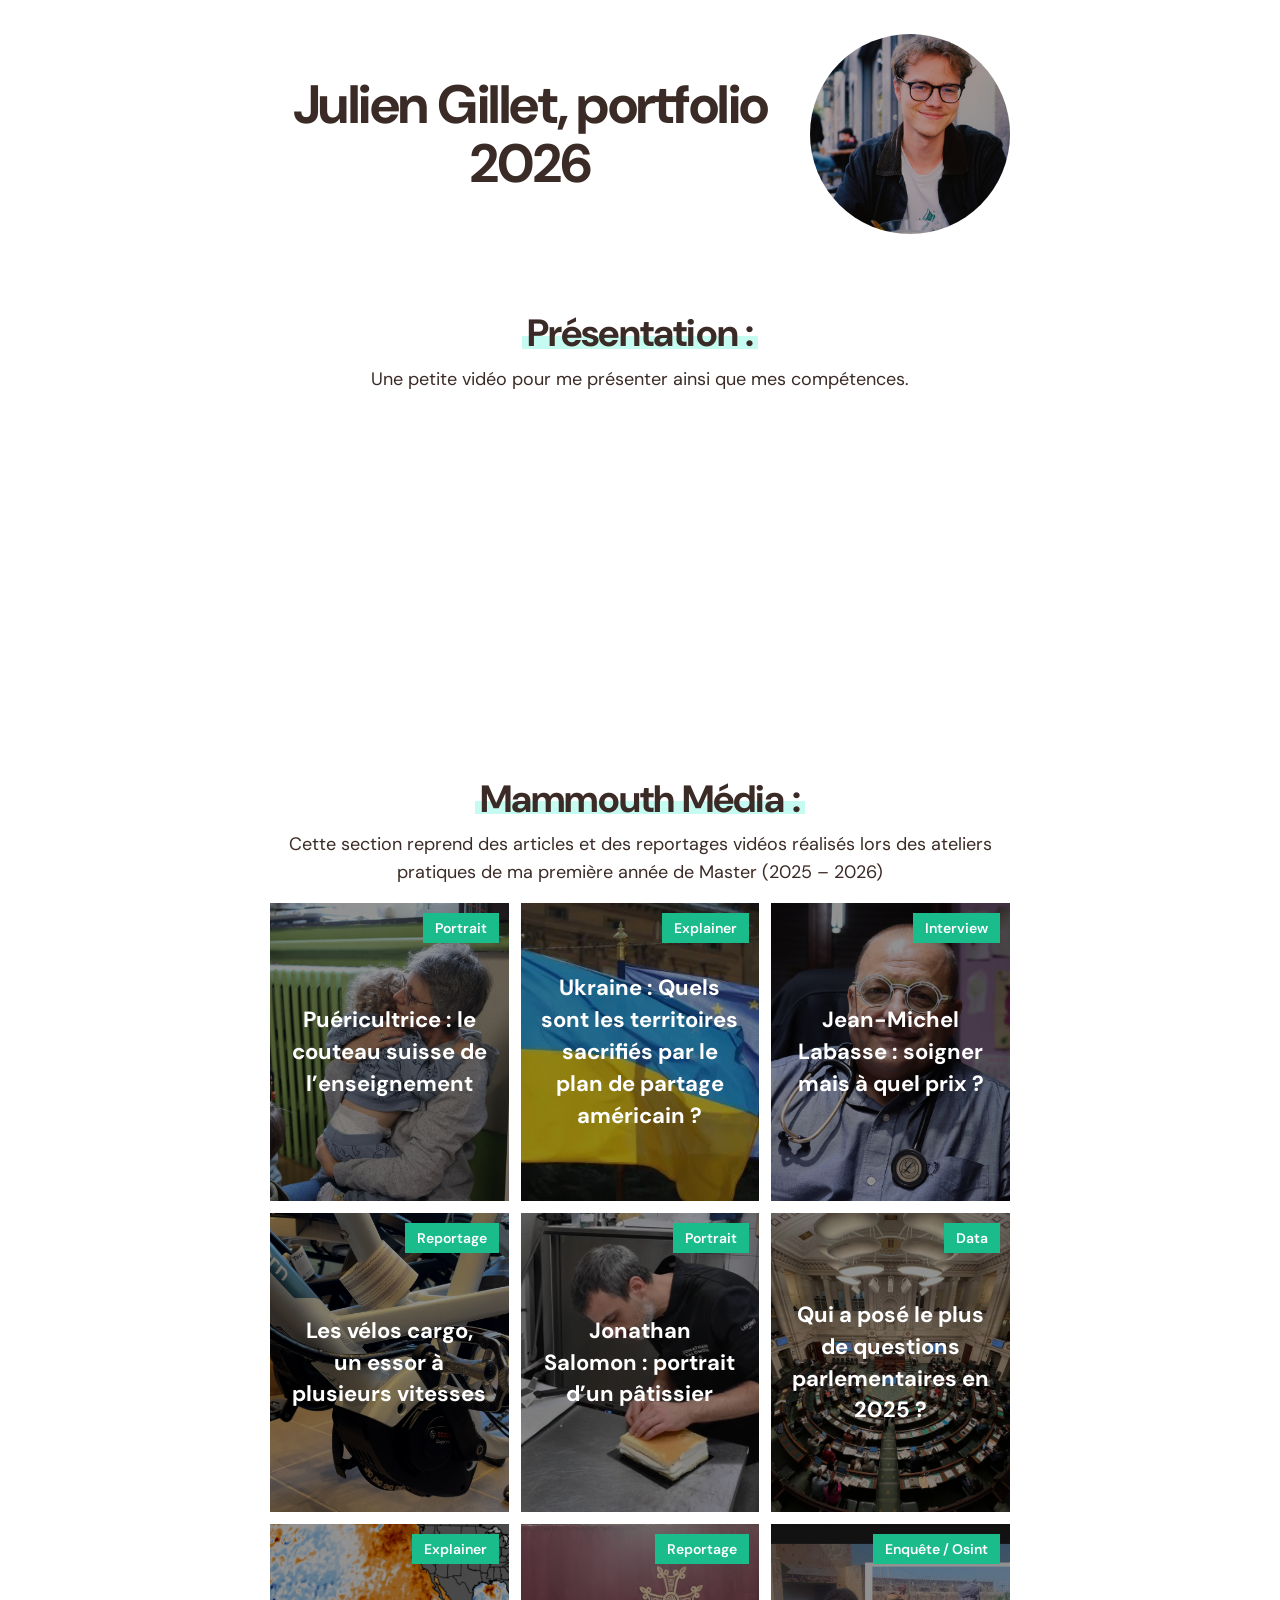
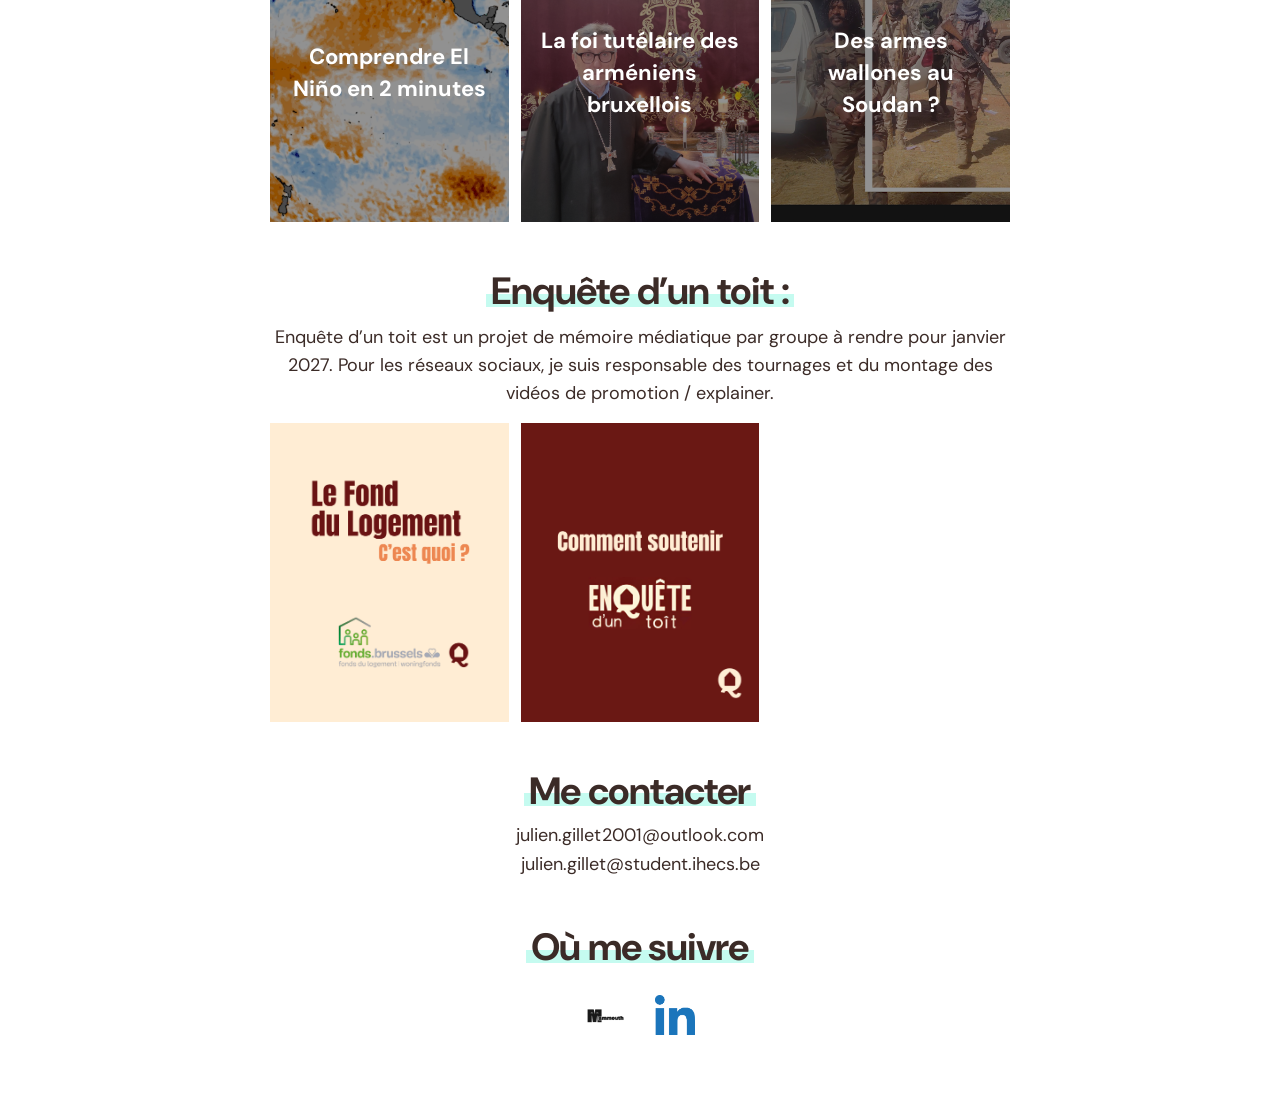
<file: index.html>
<!DOCTYPE html>
<html lang="fr">

<head>

  <meta charset="UTF-8">

  <meta name="viewport" content="width=device-width, initial-scale=1.0">

  <meta
    name="description"
    content="Portfolio de Julien Gillet, journaliste."
  >

  <title>Julien Gillet, journaliste</title>


  <!-- Police -->

  <link rel="preconnect" href="https://fonts.googleapis.com">

  <link
    rel="preconnect"
    href="https://fonts.gstatic.com"
    crossorigin
  >

  <link
    href="https://fonts.googleapis.com/css2?family=DM+Sans:wght@400;500;600;700&display=swap"
    rel="stylesheet"
  >


  <!-- CSS -->

  <link rel="stylesheet" href="style.css">

</head>


<body>


  <main class="site">


    <!-- =========================================
         TITRE PRINCIPAL
         ========================================= -->

    <header class="hero">

      <div class="hero-content">

        <h1>
          <span>Julien Gillet, portfolio 2026</span>
        </h1>

        <img
          src="images/photoPdp.JPG"
          alt="Julien Gillet"
          class="portrait"
        >

      </div>

    </header>



    <!-- =========================================
         VIDÉO
         ========================================= -->

    <section class="section video-section">

      <h2>
        Présentation :
      </h2>

      <p class="video-subtitle">

        Une petite vidéo pour me présenter ainsi que mes compétences.

      </p>


      <div class="video-player">

  <iframe width="560" height="315" src="https://www.youtube.com/embed/Kkm72tckojM?si=p3URlitK6SQ-vZrB" title="YouTube video player" frameborder="0" allow="accelerometer; autoplay; clipboard-write; encrypted-media; gyroscope; picture-in-picture; web-share" referrerpolicy="strict-origin-when-cross-origin" allowfullscreen></iframe>
</div>

    </section>



    <!-- =========================================
         MAMMOUTH MEDIA
         ========================================= -->

    <section class="section mammouth">

      <h2>Mammouth Média :</h2>

      <p class="intro">

        Cette section reprend des articles et des reportages vidéos réalisés lors des
        ateliers pratiques de ma première année de Master (2025 – 2026)

      </p>


      <div class="cards-grid">


        <!-- =========================================
             CARTE 1
             ========================================= -->

        <a
          class="card"
          href="https://www.mammouth.media/puericultrice-le-couteau-suisse-de-lenseignement/"
          target="_blank"
          rel="noopener noreferrer"
        >

          <img
            src="images/1.jpg"
            alt="Puéricultrice"
          >

          <!-- CATÉGORIE -->

          <span class="card-category">
            Portrait
          </span>

          <span class="card-overlay"></span>

          <span class="card-content">

            <span class="card-title">
              Puéricultrice : le couteau suisse de l’enseignement
            </span>

            <span class="card-chapeau">

              Une part d’enseignante mixée avec une part d’éducatrice et un soupçon
              d’infirmière, c’est la description parfaite du métier de puéricultrice.
              Depuis 28 ans, Madame Anne accompagne les plus petits dans une école
              du quartier des Vennes à Liège.

            </span>

            <span class="card-date">08/12/2025</span>

          </span>

        </a>



        <!-- =========================================
             CARTE 2
             ========================================= -->

        <a
          class="card"
          href="https://www.mammouth.media/ukraine-quels-sont-les-territoires-sacrifies-par-le-plan-de-partage-americain/"
          target="_blank"
          rel="noopener noreferrer"
        >

          <img
            src="images/2.webp"
            alt="Ukraine"
          >

          <!-- CATÉGORIE -->

          <span class="card-category">
            Explainer
          </span>

          <span class="card-overlay"></span>

          <span class="card-content">

            <span class="card-title">
              Ukraine : Quels sont les territoires sacrifiés par le plan de partage américain ?
            </span>

            <span class="card-chapeau">

              Le plan de partage américain sur l’Ukraine, qui fait actuellement
              l’objet d’intense tractations diplomatiques, pourrait faire perdre
              au pays de larges pans de son territoire.

            </span>

            <span class="card-date">12/12/2025</span>

          </span>

        </a>



        <!-- =========================================
             CARTE 3
             ========================================= -->

        <a
          class="card"
          href="medecin.html"
        >

          <img
            src="images/JM1.JPG"
            alt="Jean-Michel Labasse"
          >

          <!-- CATÉGORIE -->

          <span class="card-category">
            Interview
          </span>

          <span class="card-overlay"></span>

          <span class="card-content">

            <span class="card-title">
              Jean-Michel Labasse : soigner mais à quel prix ?
            </span>

            <span class="card-chapeau">

              Dans la région de Juprelle, où trouver un médecin généraliste devient
              un défi, Jean-Michel Labasse poursuit ses journées jusque tard dans
              la nuit pour ses patients.

            </span>

            <span class="card-date">19/12/2025</span>

          </span>

        </a>



        <!-- =========================================
             CARTE 4
             ========================================= -->

        <a
          class="card"
          href="https://www.mammouth.media/les-velos-cargo-un-essor-a-plusieurs-vitesses/"
          target="_blank"
          rel="noopener noreferrer"
        >

          <img
            src="images/3.jpg"
            alt="Vélos cargo"
          >

          <!-- CATÉGORIE -->

          <span class="card-category">
            Reportage
          </span>

          <span class="card-overlay"></span>

          <span class="card-content">

            <span class="card-title">
              Les vélos cargo, un essor à plusieurs vitesses
            </span>

            <span class="card-chapeau">

              Entre 2022 et 2024, le vélo cargo a connu un pic de popularité
              et une augmentation des ventes de près de 66% à Bruxelles.
              Mais pourquoi ce moyen de transport est-il privilégié aujourd’hui
              dans la capitale ?

            </span>

            <span class="card-date">10/02/2026</span>

          </span>

        </a>



        <!-- =========================================
             CARTE 5
             ========================================= -->

        <a
          class="card"
          href="https://www.mammouth.media/jonathan-salomon-portrait-dun-patissier/"
          target="_blank"
          rel="noopener noreferrer"
        >

          <img
            src="images/4.png"
            alt="Jonathan Salomon"
          >

          <!-- CATÉGORIE -->

          <span class="card-category">
            Portrait
          </span>

          <span class="card-overlay"></span>

          <span class="card-content">

            <span class="card-title">
              Jonathan Salomon : portrait d’un pâtissier
            </span>

            <span class="card-chapeau">

              Révélation 2026 de la pâtisserie chez Tartines et Boterham,
              Jonathan Salomon incarne la rigueur, la précision et l’amour
              du travail bien fait. Entre gestes maîtrisés et quête de perfection,
              il nous ouvre les portes de sa passion et de son univers gourmand.

            </span>

            <span class="card-date">18/03/2026</span>

          </span>

        </a>



        <!-- =========================================
             CARTE 6
             ========================================= -->

        <a
          class="card"
          href="https://www.mammouth.media/qui-a-pose-le-plus-de-questions-parlementaires-en-2025/"
          target="_blank"
          rel="noopener noreferrer"
        >

          <img
            src="images/5.jpg"
            alt="Parlement"
          >

          <!-- CATÉGORIE -->

          <span class="card-category">
            Data
          </span>

          <span class="card-overlay"></span>

          <span class="card-content">

            <span class="card-title">
              Qui a posé le plus de questions parlementaires en 2025 ?
            </span>

            <span class="card-chapeau">

              Près de 14.000 questions ont été posées en 2025 par les élus
              fédéraux. Mammouth a analysé toutes les questions écrites et
              orales de l’année passée, et a découvert que certains députés
              gonflaient artificiellement leurs statistiques.

            </span>

            <span class="card-date">22/04/2026</span>

          </span>

        </a>



        <!-- =========================================
             CARTE 7
             ========================================= -->

        <a
          class="card"
          href="https://www.mammouth.media/comprendre-el-nino-en-2-minutes/"
          target="_blank"
          rel="noopener noreferrer"
        >

          <img
            src="images/6.png"
            alt="El Niño"
          >

          <!-- CATÉGORIE -->

          <span class="card-category">
            Explainer
          </span>

          <span class="card-overlay"></span>

          <span class="card-content">

            <span class="card-title">
              Comprendre El Niño en 2 minutes
            </span>

            <span class="card-chapeau">

              El Niño est un phénomène climatique au cours duquel les eaux
              de surface de l’océan Pacifique central et oriental connaissent
              un réchauffement anormal, provoquant des dérèglements
              météorologiques à travers le monde.

            </span>

            <span class="card-date">13/05/2026</span>

          </span>

        </a>



        <!-- =========================================
             CARTE 8
             ========================================= -->

        <a
          class="card"
          href="https://www.mammouth.media/la-foi-tutelaire-des-armeniens-bruxellois/"
          target="_blank"
          rel="noopener noreferrer"
        >

          <img
            src="images/7.jpeg"
            alt="Arméniens bruxellois"
          >

          <!-- CATÉGORIE -->

          <span class="card-category">
            Reportage
          </span>

          <span class="card-overlay"></span>

          <span class="card-content">

            <span class="card-title">
              La foi tutélaire des arméniens bruxellois
            </span>

            <span class="card-chapeau">

              Ils étaient marchands de tapis ou joailliers, ils sont maintenant
              couturiers, avocats ou commerçants. De la fin du XIXème siècle
              jusqu’aux réfugiés des crises récentes, les Arméniens ont bâti
              leur survie sur un équilibre : la transmission.

            </span>

            <span class="card-date">19/05/2026</span>

          </span>

        </a>

         <!-- =========================================
             CARTE 9
             ========================================= -->

        <a
          class="card"
          href="https://youtu.be/4Po5CFa3hcI?si=trDrygKAivM5BRti"
          target="_blank"
          rel="noopener noreferrer"
        >

          <img
            src="images/Soudan.png"
            alt="FSR Soudan"
          >

          <!-- CATÉGORIE -->

          <span class="card-category">
            Enquête / Osint
          </span>

          <span class="card-overlay"></span>

          <span class="card-content">

            <span class="card-title">
             Des armes wallones au Soudan ?
            </span>

            <span class="card-chapeau">

              Les Forces de Soutien Rapide (FSR) s'affichent régulièrement sur les réseaux sociaux brandissant leurs armes. Mais au milieu des kalachnikovs et des mitrailleuses, un détail nous a interpellés : la présence récurrente de fusils d'assaut FAL.

            </span>

            <span class="card-date">26/10/2026</span>

          </span>

        </a>

      </div>

    </section>



    <!-- =========================================
         ENQUÊTE D'UN TOIT
         ========================================= -->

    <section class="section enquete">

      <h2 class="surlignage-rouge">
        Enquête d’un toit :
      </h2>


      <p class="intro">

        Enquête d’un toit est un projet de mémoire médiatique par groupe
        à rendre pour janvier 2027. Pour les réseaux sociaux, je suis
        responsable des tournages et du montage des vidéos de promotion /
        explainer.

      </p>


      <div class="project-grid">


        <!-- IMAGE ENQUÊTE 1 -->

        <a
          class="project-card"
          href="https://www.instagram.com/reel/DZh5MXGIscO/?utm_source=ig_web_copy_link&igsh=MzRlODBiNWFlZA=="
          target="_blank"
          rel="noopener noreferrer"
        >

          <img
            src="images/E1.png"
            alt="Le Fonds du logement"
          >

        </a>



        <!-- IMAGE ENQUÊTE 2 -->

        <a
          class="project-card"
          href="https://www.instagram.com/reel/Dacrt1Roj2_/?utm_source=ig_web_copy_link&igsh=MzRlODBiNWFlZA=="
          target="_blank"
          rel="noopener noreferrer"
        >

          <img
            src="images/E2.png"
            alt="Enquête d'un toit"
          >

        </a>


      </div>

    </section>



    <!-- =========================================
         CONTACT & RÉSEAUX
         ========================================= -->

    <section class="section contact">


      <!-- ME CONTACTER -->

      <h2>
        Me contacter
      </h2>


      <a
        class="email"
        href="mailto:julien.gillet2001@outlook.com"
      >
        julien.gillet2001@outlook.com
      </a>


      <a
        class="email"
        href="mailto:julien.gillet@student.ihecs.be"
      >
        julien.gillet@student.ihecs.be
      </a>



      <!-- ME SUIVRE -->

      <h2 class="follow-title">
        Où me suivre
      </h2>


      <div class="social-links">


        <!-- MAMMOUTH MEDIA -->

        <a
          href="https://www.mammouth.media/author/julieng/"
          target="_blank"
          rel="noopener noreferrer"
        >

          <img
            src="images/Mammouth.gif"
            alt="Mammouth Media"
          >

        </a>



        <!-- LINKEDIN -->

        <a
          href="https://www.linkedin.com/in/julien-gillet-116ba7292/"
          target="_blank"
          rel="noopener noreferrer"
        >

          <img
            src="images/linkedin.png"
            alt="LinkedIn"
          >

        </a>

      </div>

    </section>


  </main>


</body>

</html>
</file>
<file: style.css>
/* =========================================

JULIEN GILLET — PORTFOLIO

========================================= */

:root {

--background: #ffffff;

--text: #3b2b27;

--card-gap: 12px;

--content-width: 740px;

}

* {

box-sizing: border-box;

}

html {

scroll-behavior: smooth;

}

body {

margin: 0;

background: var(--background);

color: var(--text);

font-family: "DM Sans", sans-serif;

-webkit-font-smoothing: antialiased;

}

.site {

width: min(var(--content-width), calc(100% - 40px));

margin: 0 auto;

padding-bottom: 80px;

}

/* =========================================

TITRE + PHOTO

========================================= */

.hero-content {

display: flex;

align-items: center;

justify-content: center;

gap: 20px;

}

.portrait {

width: 200px;

height: 200px;

object-fit: cover;

aspect-ratio: 1 / 1;

object-position: center;

overflow: hidden;

flex: 0 0 auto;

border-radius: 50% !important;

display: block;

}

/* =========================================

TITRE PRINCIPAL

========================================= */

.hero {

text-align: center;

padding: 34px 0 78px;

}

.hero h1 {

position: relative;

display: inline-block;

margin: 0;

font-size: clamp(34px, 5vw, 54px);

line-height: 1.1;

font-weight: 700;

letter-spacing: -1.5px;

z-index: 1;

}

/* SURLIGNAGE DU H1 */

.hero h1::after {

content: "";

position: absolute;

left: -5px;

right: -5px;

bottom: 7px;

height: 30%;

z-index: -1;

}

/* =========================================

TITRES H2

========================================= */

.section h2 {

position: relative;

display: inline-block;

margin: 0 0 10px;

font-size: 38px;

line-height: 1.15;

font-weight: 700;

letter-spacing: -0.8px;

z-index: 1;

}

/* SURLIGNAGE H2 */

.section h2::after {

content: "";

position: absolute;

left: -5px;

right: -5px;

bottom: 7px;

height: 30%;

background: rgba(166, 249, 232, 0.65);

z-index: -1;

}

/* =========================================

SURIGNAGE ROUGE

ENQUÊTE D'UN TOIT

========================================= */

.surlignage-rouge::after {

background: rgba(108, 21, 18, 0.65);

}

/* =========================================

SECTIONS

========================================= */

.section {

text-align: center;

margin-bottom: 48px;

}

.intro {

margin: 0 0 16px;

font-size: 18px;

line-height: 1.55;

font-weight: 400;

}

/* =========================================

VIDÉO

========================================= */

.video-section {

margin-bottom: 48px;

}

.video-subtitle {

margin: 0 0 16px;

font-size: 18px;

line-height: 1.55;

font-weight: 400;

}

.video-player {

width: 100%;

overflow: hidden;

}

.video-player video {

display: block;

width: 100%;

height: auto;

}

/* =========================================

CARTES MAMMOUTH MEDIA

========================================= */

.cards-grid {

display: grid;

grid-template-columns: repeat(3, minmax(0, 1fr));

gap: var(--card-gap);

text-align: left;

}

.card {

position: relative;

display: block;

aspect-ratio: 0.80;

overflow: hidden;

color: white;

text-decoration: none;

isolation: isolate;

}

/* IMAGE */

.card img {

position: absolute;

inset: 0;

width: 100%;

height: 100%;

object-fit: cover;

display: block;

transition: transform 0.45s ease;

}

/* =========================================

CATÉGORIE

========================================= */

.card-category {

position: absolute;

top: 10px;

right: 10px;

z-index: 4;

padding: 8px 12px;

background: #1abc8c;

color: white;

font-size: 14px;

font-weight: 600;

line-height: 1;

pointer-events: none;

}

/* =========================================

OVERLAY

========================================= */

.card-overlay {

position: absolute;

inset: 0;

z-index: 1;

background: rgba(0, 0, 0, 0.43);

transition: background 0.4s ease;

}

/* =========================================

CONTENU DE LA CARTE

========================================= */

.card-content {

position: absolute;

inset: 0;

z-index: 2;

width: 100%;

height: 100%;

display: flex;

align-items: center;

justify-content: center;

padding: 20px;

text-align: center;

}

/* =========================================

TITRE

========================================= */

.card-title {

display: block;

font-size: clamp(17px, 2vw, 22px);

line-height: 1.45;

font-weight: 700;

opacity: 1;

transition:

opacity 0.3s ease,

transform 0.4s ease;

}

/* =========================================

CHAPEAU

========================================= */

.card-chapeau {

position: absolute;

left: 50%;

top: 50%;

width: 85%;

transform: translate(-50%, -50%);

opacity: 0;

font-size: 14px;

line-height: 1.45;

font-weight: 400;

transition: opacity 0.35s ease;

pointer-events: none;

}

/* =========================================

DATE

========================================= */

.card-date {

position: absolute;

left: 50%;

bottom: 16px;

transform: translateX(-50%);

width: 90%;

text-align: center;

font-size: 12px;

font-weight: 500;

opacity: 0;

transition: opacity 0.35s ease;

pointer-events: none;

}

/* =========================================

HOVER CARTES

========================================= */

.card:hover img {

transform: scale(1.045);

}

.card:hover .card-overlay {

background: rgba(0, 0, 0, 0.70);

}

/* LE TITRE DISPARAÎT */

.card:hover .card-title {

opacity: 0;

transform: scale(0.95);

}

/* LE CHAPEAU APPARAÎT */

.card:hover .card-chapeau {

opacity: 1;

}

/* LA DATE APPARAÎT EN BAS */

.card:hover .card-date {

opacity: 1;

}

/* =========================================

ENQUÊTE D'UN TOIT

========================================= */

.enquete {

margin-top: 4px;

}

.project-grid {

display: grid;

grid-template-columns: repeat(3, minmax(0, 1fr));

gap: var(--card-gap);

justify-content: center;

}

.project-card {

position: relative;

display: block;

aspect-ratio: 0.80;

overflow: hidden;

line-height: 0;

}

.project-card img {

width: 100%;

height: 100%;

object-fit: cover;

display: block;

transition: transform 0.35s ease;

}

.project-card:hover img {

transform: scale(1.025);

}

/* =========================================

CONTACT

========================================= */

.contact {

margin-top: 8px;

margin-bottom: 0;

display: flex;

flex-direction: column;

align-items: center;

}

.contact h2 {

margin-bottom: 10px;

}

/* EMAIL */

.email {

display: block;

color: var(--text);

font-size: 18px;

text-decoration: none;

margin-bottom: 5px;

}

.email:hover {

text-decoration: underline;

}

/* =========================================

RÉSEAUX SOCIAUX

========================================= */

.follow-title {

margin-top: 45px !important;

}

.social-links {

display: flex;

align-items: center;

justify-content: center;

gap: 20px;

margin-top: 10px;

}

.social-links a {

display: flex;

align-items: center;

justify-content: center;

width: 50px;

height: 50px;

background: transparent;

text-decoration: none;

}

.social-links img {

width: 40px;

height: 40px;

object-fit: contain;

display: block;

transition:

transform 0.25s ease,

opacity 0.25s ease;

}

.social-links a:hover img {

transform: scale(1.1);

opacity: 0.75;

}

/* =========================================

TABLETTE

========================================= */

@media (max-width: 800px) {

.site {

width: min(100% - 32px, 620px);

}

.hero {

padding-top: 28px;

padding-bottom: 55px;

}

.hero-content {

gap: 12px;

}

.portrait {

width: 65px;

height: 65px;

}

.section h2 {

font-size: 32px;

}

.intro {

font-size: 17px;

}

.cards-grid {

grid-template-columns: repeat(2, 1fr);

}

.project-grid {

grid-template-columns: repeat(2, 1fr);

}

}

/* =========================================

TÉLÉPHONE

========================================= */

@media (max-width: 560px) {

.site {

width: calc(100% - 28px);

padding-bottom: 50px;

}

.hero {

padding: 24px 0 42px;

}

.hero h1 {

font-size: 34px;

letter-spacing: -1px;

}

.section {

margin-bottom: 42px;

}

.section h2 {

font-size: 29px;

}

.intro {

font-size: 16px;

line-height: 1.5;

}

/* CARTES */

.cards-grid {

grid-template-columns: 1fr;

gap: 10px;

}

.card {

aspect-ratio: 1 / 1.15;

}

.card-title {

width: 85%;

font-size: 21px;

}

/* CATÉGORIE PLUS PETITE SUR MOBILE */

.card-category {

top: 8px;

right: 8px;

padding: 7px 10px;

font-size: 12px;

}

/* ENQUÊTE */

.project-grid {

grid-template-columns: 1fr;

}

.project-card {

aspect-ratio: 0.80;

}

/* RÉSEAUX */

.social-links img {

width: 35px;

height: 35px;

}

.social-links a {

width: 45px;

height: 45px;

}

}

/* =========================================

ARTICLE — MEDECIN.HTML

Inspiration éditoriale : Mammouth Media

Styles limités à .article-page pour préserver l'accueil

========================================= */

.site.article-page {

--article-background: #ffffff;

--article-text: #222222;

--article-muted: #686868;

--article-accent: #1abc8c;

--article-reading-width: 760px;

width: min(1100px, calc(100% - 48px));

margin: 0 auto;

padding: 28px 0 80px;

color: var(--article-text);

background: var(--article-background);

}

.article-page .back-home {

display: inline-block;

margin-bottom: 35px;

color: var(--article-muted);

font-size: 14px;

font-weight: 500;

text-decoration: none;

transition: color 0.2s ease;

}

.article-page .back-home:hover {

color: var(--article-accent);

}

.article-page .article-header,

.article-page .article-intro,

.article-page .article-content {

max-width: var(--article-reading-width);

margin-right: auto;

margin-left: auto;

}

.article-page .article-header h1 {

margin: 0 0 24px;

color: #171717;

font-size: clamp(36px, 5.2vw, 58px);

font-weight: 700;

line-height: 1.08;

letter-spacing: -1.8px;

text-wrap: balance;

}

.article-page .article-meta {

display: flex;

flex-wrap: wrap;

align-items: center;

gap: 10px;

margin-bottom: 28px;

color: var(--article-muted);

font-size: 14px;

line-height: 1.5;

}

.article-page .article-meta span:first-child {

color: #222222;

font-weight: 600;

}

.article-page .meta-separator {

color: #b8b8b8;

}

.article-page .article-intro {

margin-bottom: 34px;

padding-left: 20px;

border-left: 4px solid var(--article-accent);

}

.article-page .article-intro p {

margin: 0;

color: #383838;

font-size: clamp(18px, 2vw, 21px);

font-weight: 500;

line-height: 1.6;

}

.article-page .article-hero-image {

width: 100%;

margin: 0 auto 48px;

}

.article-page .article-hero-image img {

display: block;

width: 100%;

max-height: 650px;

object-fit: cover;

object-position: center;

}

.article-page .article-content p {

margin: 0 0 24px;

color: #303030;

font-size: 18px;

font-weight: 400;

line-height: 1.85;

overflow-wrap: break-word;

}

.article-page .article-content h2 {

margin: 48px 0 20px;

color: #191919;

font-size: clamp(25px, 3vw, 34px);

font-weight: 700;

line-height: 1.22;

letter-spacing: -0.7px;

text-wrap: balance;

}

.article-page .article-content h2:first-child {

margin-top: 0;

}

.article-page .article-content blockquote {

position: relative;

margin: 42px 0;

padding: 24px 28px;

border-left: 5px solid var(--article-accent);

background: #f5f7f6;

color: #222222;

font-size: clamp(22px, 3vw, 29px);

font-weight: 600;

line-height: 1.45;

letter-spacing: -0.4px;

}

.article-page .article-image {

width: 100%;

margin: 38px 0 42px;

}

.article-page .article-image img {

display: block;

width: 100%;

height: auto;

max-height: 600px;

object-fit: cover;

}

.article-page .article-content .article-signature {

margin-top: 45px;

padding-top: 20px;

border-top: 1px solid #e4e4e4;

color: var(--article-muted);

font-size: 14px;

font-style: italic;

line-height: 1.6;

}

.article-page .article-footer {

max-width: var(--article-reading-width);

margin: 48px auto 0;

padding-top: 20px;

border-top: 1px solid #e8e8e8;

}

.article-page .article-footer .back-home {

margin-bottom: 0;

}

@media (max-width: 800px) {

.site.article-page {

width: calc(100% - 40px);

padding-top: 22px;

}

.article-page .article-header h1 {

letter-spacing: -1.2px;

}

.article-page .article-hero-image {

margin-bottom: 36px;

}

.article-page .article-content p {

font-size: 17px;

line-height: 1.8;

}

.article-page .article-content h2 {

margin-top: 40px;

}

}

@media (max-width: 560px) {

.site.article-page {

width: calc(100% - 32px);

padding: 18px 0 45px;

}

.article-page .back-home {

margin-bottom: 26px;

font-size: 13px;

}

.article-page .article-header h1 {

margin-bottom: 18px;

font-size: 35px;

line-height: 1.1;

letter-spacing: -1px;

}

.article-page .article-meta {

gap: 8px;

margin-bottom: 24px;

font-size: 13px;

}

.article-page .article-intro {

margin-bottom: 25px;

padding-left: 14px;

}

.article-page .article-intro p {

font-size: 17px;

line-height: 1.6;

}

.article-page .article-hero-image {

margin-bottom: 30px;

}

.article-page .article-hero-image img {

max-height: 420px;

}

.article-page .article-content p {

margin-bottom: 20px;

font-size: 16px;

line-height: 1.8;

}

.article-page .article-content h2 {

margin: 36px 0 16px;

font-size: 26px;

line-height: 1.25;

letter-spacing: -0.4px;

}

.article-page .article-content blockquote {

margin: 32px 0;

padding: 19px 18px;

font-size: 22px;

}

.article-page .article-image {

margin: 30px 0;

}

.article-page .article-content .article-signature {

margin-top: 35px;

padding-top: 17px;

}

.article-page .article-footer {

margin-top: 35px;

}

}

@media (prefers-reduced-motion: reduce) {

.article-page *,

.article-page *::before,

.article-page *::after {

transition-duration: 0.01ms !important;

}

}
</file>
